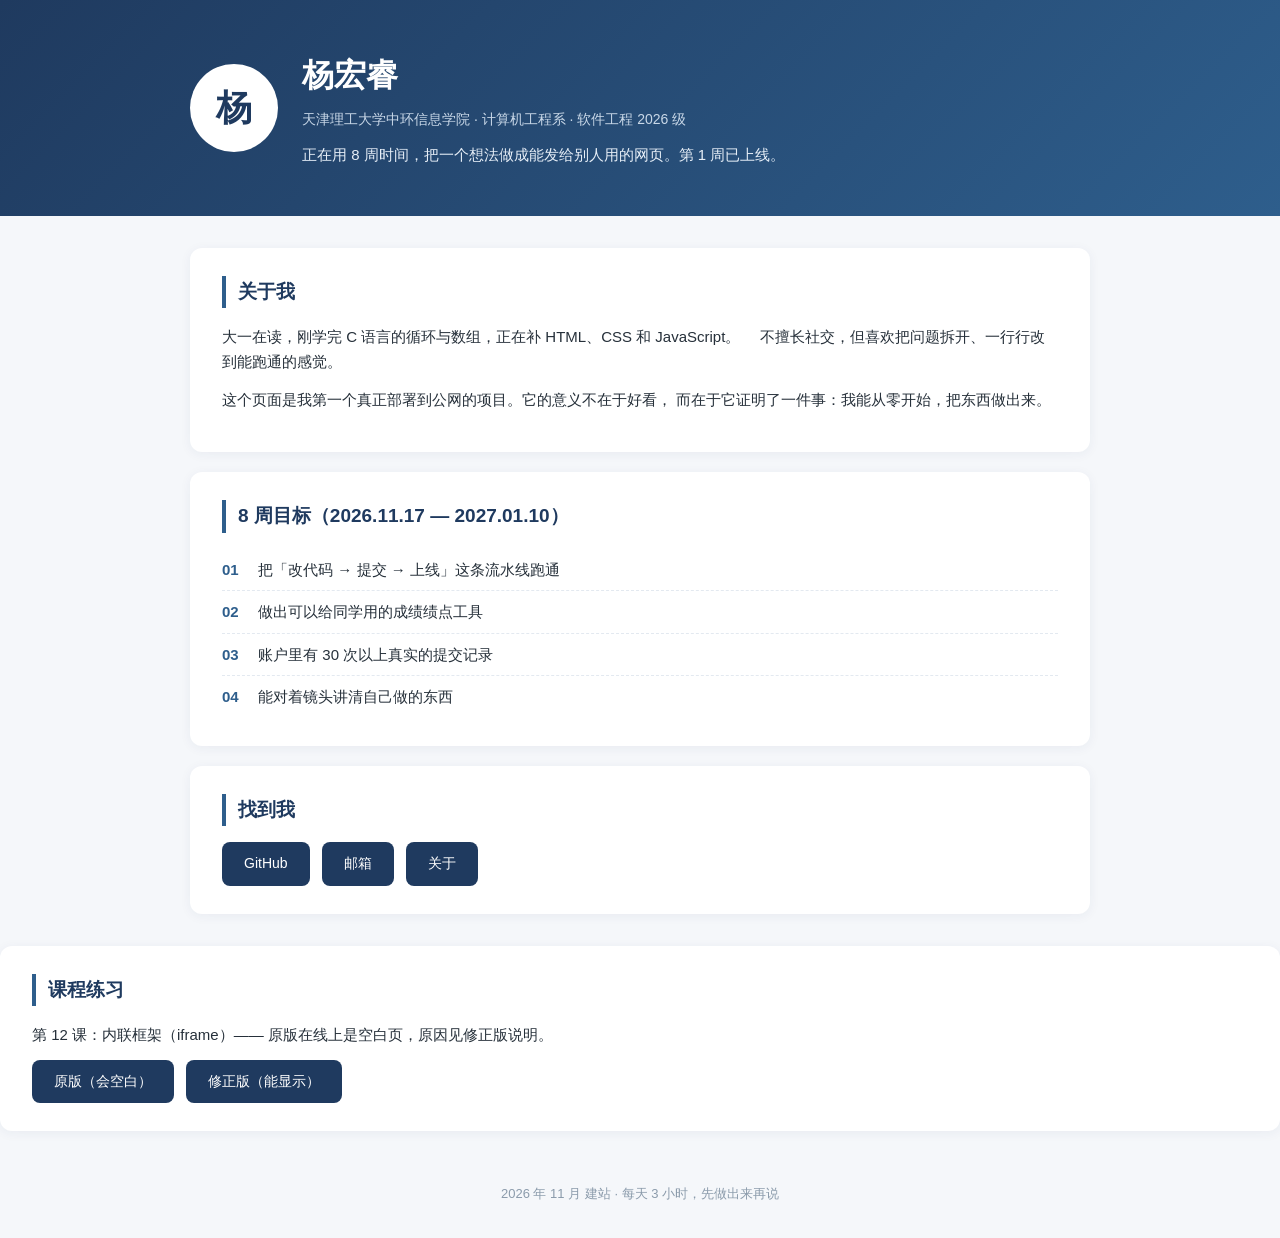
<file: index.html>
<!DOCTYPE html>
<html lang="zh-CN">
<head>
  <meta charset="UTF-8">
  <meta name="viewport" content="width=device-width, initial-scale=1.0">
  <title>杨宏睿｜软件工程在读</title>
  <link rel="stylesheet" href="css/style.css">
</head>
<body>

  <!-- 顶部：我是谁 -->
  <header class="hero">
    <div class="hero-inner">
      <div class="avatar">杨</div>
      <div class="hero-text">
        <h1>杨宏睿</h1>
        <p class="subtitle">天津理工大学中环信息学院 · 计算机工程系 · 软件工程 2026 级</p>
        <p class="tagline">正在用 8 周时间，把一个想法做成能发给别人用的网页。第 1 周已上线。</p>
      </div>
    </div>
  </header>

  <main>
    <!-- 关于我 -->
    <section class="card">
      <h2>关于我</h2>
      <p>
        大一在读，刚学完 C 语言的循环与数组，正在补 HTML、CSS 和 JavaScript。　
        不擅长社交，但喜欢把问题拆开、一行行改到能跑通的感觉。
      </p>
      <p>
        这个页面是我第一个真正部署到公网的项目。它的意义不在于好看，
        而在于它证明了一件事：我能从零开始，把东西做出来。
      </p>
    </section>

    <!-- 8 周目标 -->
    <section class="card">
      <h2>8 周目标（2026.11.17 — 2027.01.10）</h2>
      <ul class="goals">
        <li><span class="num">01</span> 把「改代码 → 提交 → 上线」这条流水线跑通</li>
        <li><span class="num">02</span> 做出可以给同学用的成绩绩点工具</li>
        <li><span class="num">03</span> 账户里有 30 次以上真实的提交记录</li>
        <li><span class="num">04</span> 能对着镜头讲清自己做的东西</li>
      </ul>
    </section>

    <!-- 三个链接 -->
    <section class="card">
      <h2>找到我</h2>
      <div class="links">
        <a class="btn" href="https://github.com/" target="_blank" rel="noopener">GitHub</a>
        <a class="btn" href="mailto:3240127168@qq.com">邮箱</a>
        <a class="btn" href="#about">关于</a>
      </div>
    </section>
  </main>

    <!-- 练习页 -->
    <section class="card">
      <h2>课程练习</h2>
      <p>第 12 课：内联框架（iframe）—— 原版在线上是空白页，原因见修正版说明。</p>
      <div class="links">
        <a class="btn" href="pages/iframe-demo.html">原版（会空白）</a>
        <a class="btn" href="pages/iframe-fixed.html">修正版（能显示）</a>
      </div>
    </section>
  <footer id="about">
    <p>2026 年 11 月 建站 · 每天 3 小时，先做出来再说</p>
  </footer>

</body>
</html>
</file>
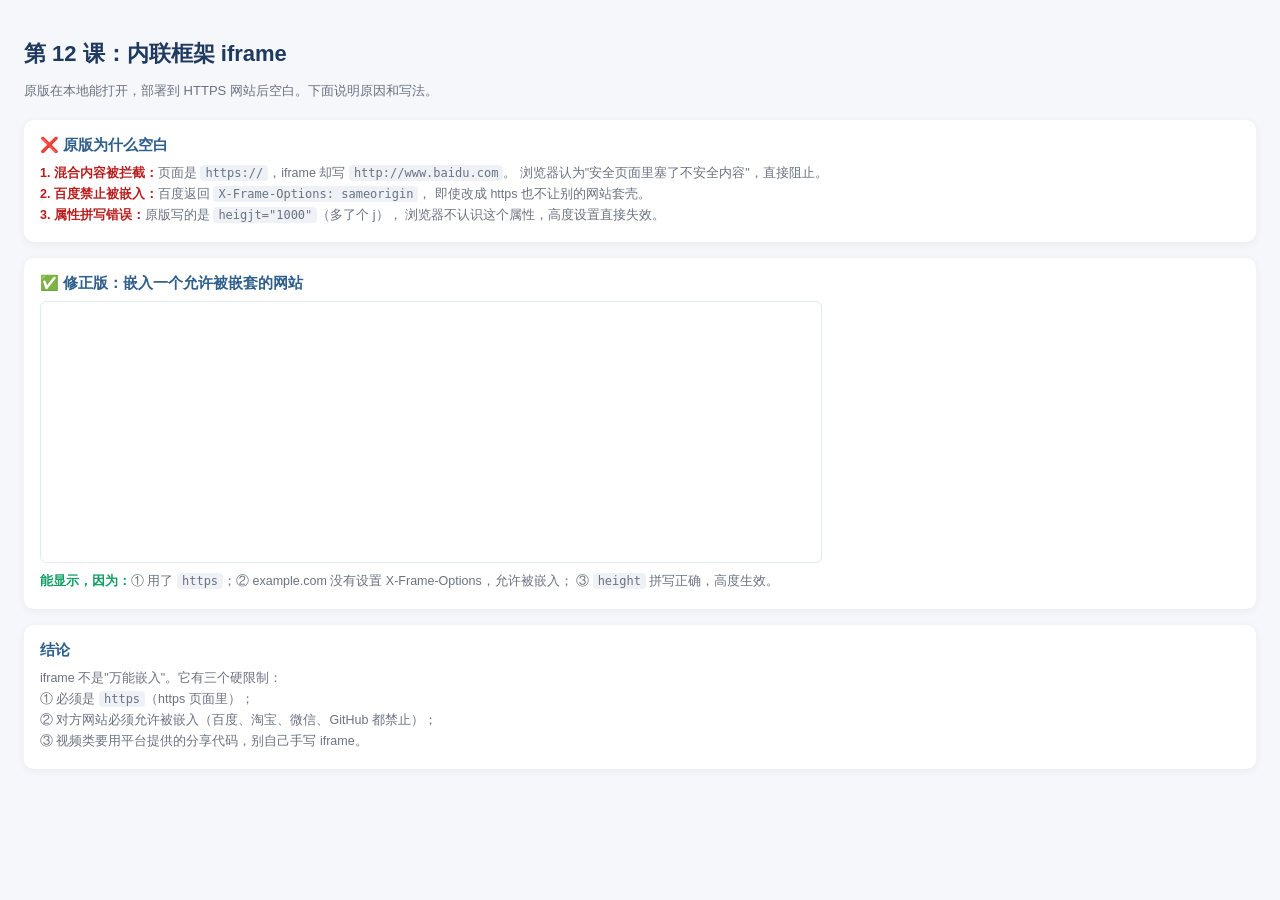
<file: pages/iframe-fixed.html>
<!DOCTYPE html>
<html lang="zh-CN">
<head>
    <meta charset="UTF-8">
    <meta name="viewport" content="width=device-width, initial-scale=1.0">
    <title>内联框架 · 修正版</title>
    <style>
        body { font-family: "Microsoft YaHei", sans-serif; margin: 0; padding: 24px; background: #f5f7fa; color: #26303a; }
        h1 { color: #1f3a5f; font-size: 22px; margin-bottom: 6px; }
        .sub { color: #6b7280; font-size: 13px; margin-bottom: 20px; }
        .box { background: #fff; border-radius: 10px; padding: 16px; margin-bottom: 16px; box-shadow: 0 2px 8px rgba(31,58,95,.06); }
        .box h2 { font-size: 15px; color: #2e5e8c; margin: 0 0 8px; }
        .note { font-size: 12.5px; color: #6b7280; margin: 8px 0 0; line-height: 1.7; }
        .bad { color: #b91c1c; font-weight: bold; }
        .good { color: #0f9d63; font-weight: bold; }
        iframe { border: 1px solid #e3e9f0; border-radius: 6px; display: block; width: 100%; max-width: 780px; }
        code { background: #eef2f7; padding: 1px 5px; border-radius: 4px; font-size: 12px; }
    </style>
</head>
<body>

    <h1>第 12 课：内联框架 iframe</h1>
    <p class="sub">原版在本地能打开，部署到 HTTPS 网站后空白。下面说明原因和写法。</p>

    <div class="box">
        <h2>❌ 原版为什么空白</h2>
        <p class="note">
            <span class="bad">1. 混合内容被拦截：</span>页面是 <code>https://</code>，iframe 却写 <code>http://www.baidu.com</code>。
            浏览器认为"安全页面里塞了不安全内容"，直接阻止。<br>
            <span class="bad">2. 百度禁止被嵌入：</span>百度返回 <code>X-Frame-Options: sameorigin</code>，
            即使改成 https 也不让别的网站套壳。<br>
            <span class="bad">3. 属性拼写错误：</span>原版写的是 <code>heigjt="1000"</code>（多了个 j），
            浏览器不认识这个属性，高度设置直接失效。
        </p>
    </div>

    <div class="box">
        <h2>✅ 修正版：嵌入一个允许被嵌套的网站</h2>
        <iframe src="https://example.com" width="780" height="260" title="示例网站"></iframe>
        <p class="note">
            <span class="good">能显示，因为：</span>① 用了 <code>https</code>；② example.com 没有设置 X-Frame-Options，允许被嵌入；
            ③ <code>height</code> 拼写正确，高度生效。
        </p>
    </div>

    <div class="box">
        <h2>结论</h2>
        <p class="note">
            iframe 不是"万能嵌入"。它有三个硬限制：<br>
            ① 必须是 <code>https</code>（https 页面里）；<br>
            ② 对方网站必须允许被嵌入（百度、淘宝、微信、GitHub 都禁止）；<br>
            ③ 视频类要用平台提供的分享代码，别自己手写 iframe。
        </p>
    </div>

</body>
</html>
</file>
<file: css/style.css>
/* 基础样式：先让它像个页面，手机适配下一条提交再做 */
* {
  margin: 0;
  padding: 0;
  box-sizing: border-box;
}

body {
  font-family: "Microsoft YaHei", "PingFang SC", sans-serif;
  background: #f5f7fa;
  color: #26303a;
  line-height: 1.7;
}

.hero {
  background: linear-gradient(135deg, #1f3a5f, #2e5e8c);
  color: #fff;
  padding: 48px 24px;
}

.hero-inner {
  width: 900px;
  margin: 0 auto;
  display: flex;
  align-items: center;
  gap: 24px;
}

.avatar {
  width: 88px;
  height: 88px;
  border-radius: 50%;
  background: #fff;
  color: #1f3a5f;
  font-size: 36px;
  font-weight: bold;
  display: flex;
  align-items: center;
  justify-content: center;
  flex-shrink: 0;
}

.hero h1 {
  font-size: 32px;
  margin-bottom: 6px;
}

.subtitle {
  color: #c9d8e8;
  font-size: 14px;
}

.tagline {
  margin-top: 10px;
  font-size: 15px;
  color: #e6eef7;
}

main {
  width: 900px;
  margin: 32px auto;
}

.card {
  background: #fff;
  border-radius: 12px;
  padding: 28px 32px;
  margin-bottom: 20px;
  box-shadow: 0 2px 12px rgba(31, 58, 95, 0.06);
}

.card h2 {
  font-size: 19px;
  color: #1f3a5f;
  padding-left: 12px;
  border-left: 4px solid #2e5e8c;
  margin-bottom: 16px;
}

.card p {
  margin-bottom: 12px;
  font-size: 15px;
}

.goals {
  list-style: none;
}

.goals li {
  padding: 8px 0;
  font-size: 15px;
  border-bottom: 1px dashed #e3e9f0;
}

.goals li:last-child {
  border-bottom: none;
}

.num {
  display: inline-block;
  width: 32px;
  color: #2e5e8c;
  font-weight: bold;
}

.links {
  display: flex;
  gap: 12px;
}

.btn {
  display: inline-block;
  padding: 10px 22px;
  background: #1f3a5f;
  color: #fff;
  text-decoration: none;
  border-radius: 8px;
  font-size: 14px;
}

.btn:hover {
  background: #2e5e8c;
}

footer {
  text-align: center;
  color: #8b9bab;
  font-size: 13px;
  padding: 32px 0;
}
</file>
